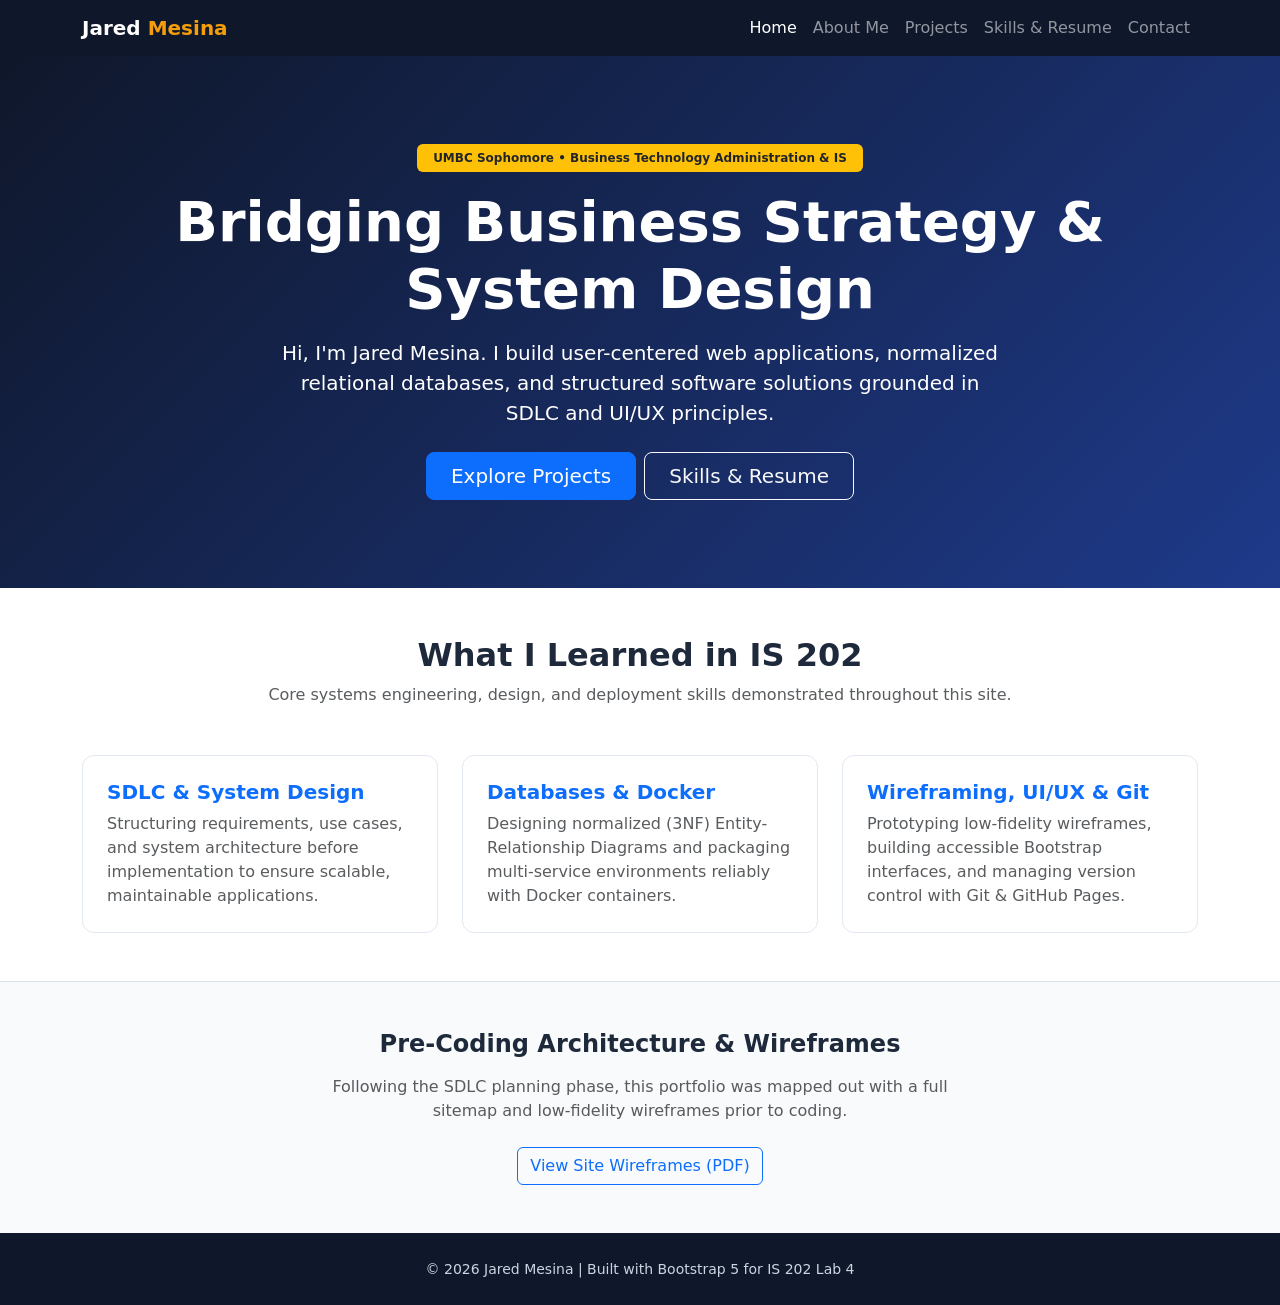
<file: index.html>
<!DOCTYPE html>
<html lang="en">
<head>
  <meta charset="UTF-8">
  <meta name="viewport" content="width=device-width, initial-scale=1.0">
  <title>Jared Mesina | IS 202 Portfolio</title>
  <link href="https://cdn.jsdelivr.net/npm/bootstrap@5.3.3/dist/css/bootstrap.min.css" rel="stylesheet">
  <link rel="stylesheet" href="css/style.css">
</head>
<body>
  <nav class="navbar navbar-expand-lg navbar-dark sticky-top" aria-label="Main Navigation">
    <div class="container">
      <a class="navbar-brand fw-bold" href="index.html">Jared <span>Mesina</span></a>
      <button class="navbar-toggler" type="button" data-bs-toggle="collapse" data-bs-target="#mainNav" aria-controls="mainNav" aria-expanded="false" aria-label="Toggle navigation">
        <span class="navbar-toggler-icon"></span>
      </button>
      <div class="collapse navbar-collapse" id="mainNav">
        <ul class="navbar-nav ms-auto">
          <li class="nav-item"><a class="nav-link active" aria-current="page" href="index.html">Home</a></li>
          <li class="nav-item"><a class="nav-link" href="about.html">About Me</a></li>
          <li class="nav-item"><a class="nav-link" href="projects.html">Projects</a></li>
          <li class="nav-item"><a class="nav-link" href="skills.html">Skills & Resume</a></li>
          <li class="nav-item"><a class="nav-link" href="contact.html">Contact</a></li>
        </ul>
      </div>
    </div>
  </nav>

  <main>
    <!-- Hero Section -->
    <header class="hero-banner text-center">
      <div class="container">
        <span class="badge bg-warning text-dark fw-semibold mb-3 px-3 py-2">UMBC Sophomore • Business Technology Administration & IS</span>
        <h1 class="display-4 fw-bold mb-3">Bridging Business Strategy & System Design</h1>
        <p class="lead mb-4 mx-auto" style="max-width: 720px;">
          Hi, I'm Jared Mesina. I build user-centered web applications, normalized relational databases, and structured software solutions grounded in SDLC and UI/UX principles.
        </p>
        <div class="d-grid gap-2 d-sm-flex justify-content-sm-center">
          <a href="projects.html" class="btn btn-primary btn-lg px-4">Explore Projects</a>
          <a href="skills.html" class="btn btn-outline-light btn-lg px-4">Skills & Resume</a>
        </div>
      </div>
    </header>

    <!-- IS 202 Core Learning Outcomes -->
    <section class="py-5">
      <div class="container">
        <div class="text-center mb-5">
          <h2 class="fw-bold">What I Learned in IS 202</h2>
          <p class="text-muted">Core systems engineering, design, and deployment skills demonstrated throughout this site.</p>
        </div>
        <div class="row g-4">
          <div class="col-md-4">
            <div class="card h-100 p-4">
              <h3 class="h5 fw-bold text-primary">SDLC & System Design</h3>
              <p class="text-muted mb-0">Structuring requirements, use cases, and system architecture before implementation to ensure scalable, maintainable applications.</p>
            </div>
          </div>
          <div class="col-md-4">
            <div class="card h-100 p-4">
              <h3 class="h5 fw-bold text-primary">Databases & Docker</h3>
              <p class="text-muted mb-0">Designing normalized (3NF) Entity-Relationship Diagrams and packaging multi-service environments reliably with Docker containers.</p>
            </div>
          </div>
          <div class="col-md-4">
            <div class="card h-100 p-4">
              <h3 class="h5 fw-bold text-primary">Wireframing, UI/UX & Git</h3>
              <p class="text-muted mb-0">Prototyping low-fidelity wireframes, building accessible Bootstrap interfaces, and managing version control with Git & GitHub Pages.</p>
            </div>
          </div>
        </div>
      </div>
    </section>

    <!-- Quick Callout -->
    <section class="section-muted py-5 border-top">
      <div class="container text-center">
        <h2 class="h4 fw-bold mb-3">Pre-Coding Architecture & Wireframes</h2>
        <p class="text-muted mb-4 mx-auto" style="max-width: 620px;">
          Following the SDLC planning phase, this portfolio was mapped out with a full sitemap and low-fidelity wireframes prior to coding.
        </p>
        <a href="assets/wireframes.pdf" target="_blank" class="btn btn-outline-primary">View Site Wireframes (PDF)</a>
      </div>
    </section>
  </main>

  <footer class="py-4 mt-auto text-center">
    <div class="container">
      <small>&copy; 2026 Jared Mesina | Built with Bootstrap 5 for IS 202 Lab 4</small>
    </div>
  </footer>
  <script src="https://cdn.jsdelivr.net/npm/bootstrap@5.3.3/dist/js/bootstrap.bundle.min.js"></script>
</body>
</html>
</file>
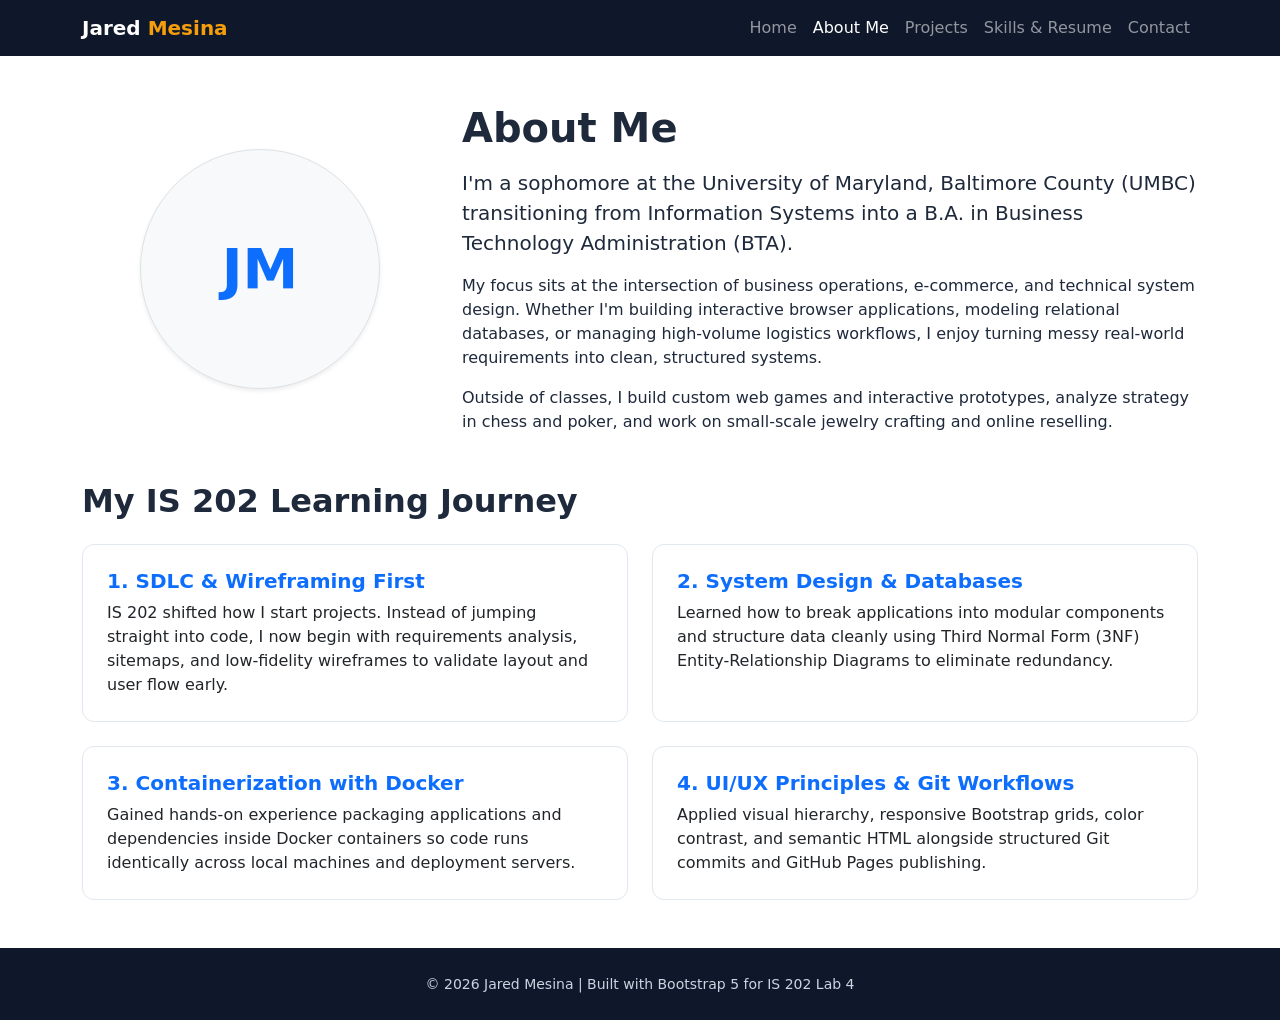
<file: about.html>
<!DOCTYPE html>
<html lang="en">
<head>
  <meta charset="UTF-8">
  <meta name="viewport" content="width=device-width, initial-scale=1.0">
  <title>About Me | Jared Mesina</title>
  <link href="https://cdn.jsdelivr.net/npm/bootstrap@5.3.3/dist/css/bootstrap.min.css" rel="stylesheet">
  <link rel="stylesheet" href="css/style.css">
</head>
<body>
  <nav class="navbar navbar-expand-lg navbar-dark sticky-top" aria-label="Main Navigation">
    <div class="container">
      <a class="navbar-brand fw-bold" href="index.html">Jared <span>Mesina</span></a>
      <button class="navbar-toggler" type="button" data-bs-toggle="collapse" data-bs-target="#mainNav" aria-controls="mainNav" aria-expanded="false" aria-label="Toggle navigation">
        <span class="navbar-toggler-icon"></span>
      </button>
      <div class="collapse navbar-collapse" id="mainNav">
        <ul class="navbar-nav ms-auto">
          <li class="nav-item"><a class="nav-link" href="index.html">Home</a></li>
          <li class="nav-item"><a class="nav-link active" aria-current="page" href="about.html">About Me</a></li>
          <li class="nav-item"><a class="nav-link" href="projects.html">Projects</a></li>
          <li class="nav-item"><a class="nav-link" href="skills.html">Skills & Resume</a></li>
          <li class="nav-item"><a class="nav-link" href="contact.html">Contact</a></li>
        </ul>
      </div>
    </div>
  </nav>

  <main class="py-5">
    <div class="container">
      <!-- Bio Section -->
      <div class="row align-items-center mb-5">
        <div class="col-lg-4 text-center mb-4 mb-lg-0">
          <div class="bg-light border rounded-circle d-inline-flex align-items-center justify-content-center shadow-sm" style="width: 240px; height: 240px;">
            <span class="display-4 fw-bold text-primary">JM</span>
          </div>
        </div>
        <div class="col-lg-8">
          <h1 class="fw-bold mb-3">About Me</h1>
          <p class="lead">I'm a sophomore at the University of Maryland, Baltimore County (UMBC) transitioning from Information Systems into a B.A. in Business Technology Administration (BTA).</p>
          <p>
            My focus sits at the intersection of business operations, e-commerce, and technical system design. Whether I'm building interactive browser applications, modeling relational databases, or managing high-volume logistics workflows, I enjoy turning messy real-world requirements into clean, structured systems.
          </p>
          <p class="mb-0">
            Outside of classes, I build custom web games and interactive prototypes, analyze strategy in chess and poker, and work on small-scale jewelry crafting and online reselling.
          </p>
        </div>
      </div>

      <!-- IS 202 Growth Timeline -->
      <h2 class="fw-bold mb-4">My IS 202 Learning Journey</h2>
      <div class="row g-4">
        <div class="col-md-6">
          <div class="card h-100 p-4">
            <h3 class="h5 fw-bold text-primary">1. SDLC & Wireframing First</h3>
            <p class="mb-0">IS 202 shifted how I start projects. Instead of jumping straight into code, I now begin with requirements analysis, sitemaps, and low-fidelity wireframes to validate layout and user flow early.</p>
          </div>
        </div>
        <div class="col-md-6">
          <div class="card h-100 p-4">
            <h3 class="h5 fw-bold text-primary">2. System Design & Databases</h3>
            <p class="mb-0">Learned how to break applications into modular components and structure data cleanly using Third Normal Form (3NF) Entity-Relationship Diagrams to eliminate redundancy.</p>
          </div>
        </div>
        <div class="col-md-6">
          <div class="card h-100 p-4">
            <h3 class="h5 fw-bold text-primary">3. Containerization with Docker</h3>
            <p class="mb-0">Gained hands-on experience packaging applications and dependencies inside Docker containers so code runs identically across local machines and deployment servers.</p>
          </div>
        </div>
        <div class="col-md-6">
          <div class="card h-100 p-4">
            <h3 class="h5 fw-bold text-primary">4. UI/UX Principles & Git Workflows</h3>
            <p class="mb-0">Applied visual hierarchy, responsive Bootstrap grids, color contrast, and semantic HTML alongside structured Git commits and GitHub Pages publishing.</p>
          </div>
        </div>
      </div>
    </div>
  </main>

  <footer class="py-4 mt-auto text-center">
    <div class="container"><small>&copy; 2026 Jared Mesina | Built with Bootstrap 5 for IS 202 Lab 4</small></div>
  </footer>
  <script src="https://cdn.jsdelivr.net/npm/bootstrap@5.3.3/dist/js/bootstrap.bundle.min.js"></script>
</body>
</html>
</file>
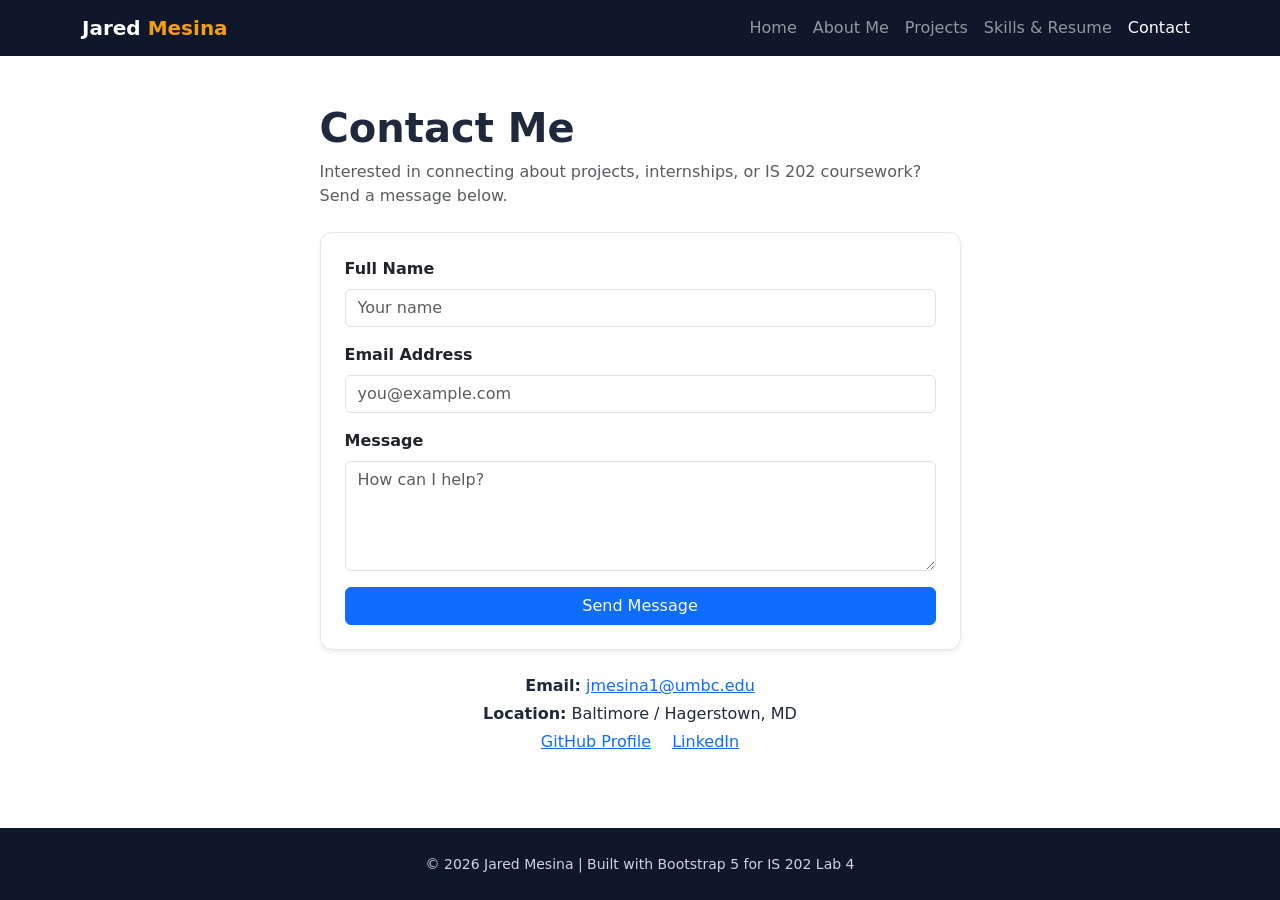
<file: contact.html>
<!DOCTYPE html>
<html lang="en">
<head>
  <meta charset="UTF-8">
  <meta name="viewport" content="width=device-width, initial-scale=1.0">
  <title>Contact | Jared Mesina</title>
  <link href="https://cdn.jsdelivr.net/npm/bootstrap@5.3.3/dist/css/bootstrap.min.css" rel="stylesheet">
  <link rel="stylesheet" href="css/style.css">
</head>
<body>
  <nav class="navbar navbar-expand-lg navbar-dark sticky-top" aria-label="Main Navigation">
    <div class="container">
      <a class="navbar-brand fw-bold" href="index.html">Jared <span>Mesina</span></a>
      <button class="navbar-toggler" type="button" data-bs-toggle="collapse" data-bs-target="#mainNav" aria-controls="mainNav" aria-expanded="false" aria-label="Toggle navigation">
        <span class="navbar-toggler-icon"></span>
      </button>
      <div class="collapse navbar-collapse" id="mainNav">
        <ul class="navbar-nav ms-auto">
          <li class="nav-item"><a class="nav-link" href="index.html">Home</a></li>
          <li class="nav-item"><a class="nav-link" href="about.html">About Me</a></li>
          <li class="nav-item"><a class="nav-link" href="projects.html">Projects</a></li>
          <li class="nav-item"><a class="nav-link" href="skills.html">Skills & Resume</a></li>
          <li class="nav-item"><a class="nav-link active" aria-current="page" href="contact.html">Contact</a></li>
        </ul>
      </div>
    </div>
  </nav>

  <main class="py-5">
    <div class="container">
      <div class="row justify-content-center">
        <div class="col-lg-7">
          <h1 class="fw-bold mb-2">Contact Me</h1>
          <p class="text-muted mb-4">Interested in connecting about projects, internships, or IS 202 coursework? Send a message below.</p>

          <div class="card p-4 shadow-sm">
            <form action="mailto:jmesina1@umbc.edu" method="post" enctype="text/plain">
              <div class="mb-3">
                <label for="senderName" class="form-label fw-semibold">Full Name</label>
                <input type="text" class="form-control" id="senderName" name="name" required placeholder="Your name">
              </div>
              <div class="mb-3">
                <label for="senderEmail" class="form-label fw-semibold">Email Address</label>
                <input type="email" class="form-control" id="senderEmail" name="email" required placeholder="you@example.com">
              </div>
              <div class="mb-3">
                <label for="senderMessage" class="form-label fw-semibold">Message</label>
                <textarea class="form-control" id="senderMessage" name="message" rows="4" required placeholder="How can I help?"></textarea>
              </div>
              <button type="submit" class="btn btn-primary w-100">Send Message</button>
            </form>
          </div>

          <div class="text-center mt-4">
            <p class="mb-1"><strong>Email:</strong> <a href="mailto:jmesina1@umbc.edu">jmesina1@umbc.edu</a></p>
            <p class="mb-1"><strong>Location:</strong> Baltimore / Hagerstown, MD</p>
            <p class="mb-0">
              <a href="https://github.com/jmesina128" target="_blank" rel="noopener" class="me-3">GitHub Profile</a>
              <a href="https://linkedin.com/in/yourusername" target="_blank" rel="noopener">LinkedIn</a>
            </p>
          </div>
        </div>
      </div>
    </div>
  </main>

  <footer class="py-4 mt-auto text-center">
    <div class="container"><small>&copy; 2026 Jared Mesina | Built with Bootstrap 5 for IS 202 Lab 4</small></div>
  </footer>
  <script src="https://cdn.jsdelivr.net/npm/bootstrap@5.3.3/dist/js/bootstrap.bundle.min.js"></script>
</body>
</html>
</file>
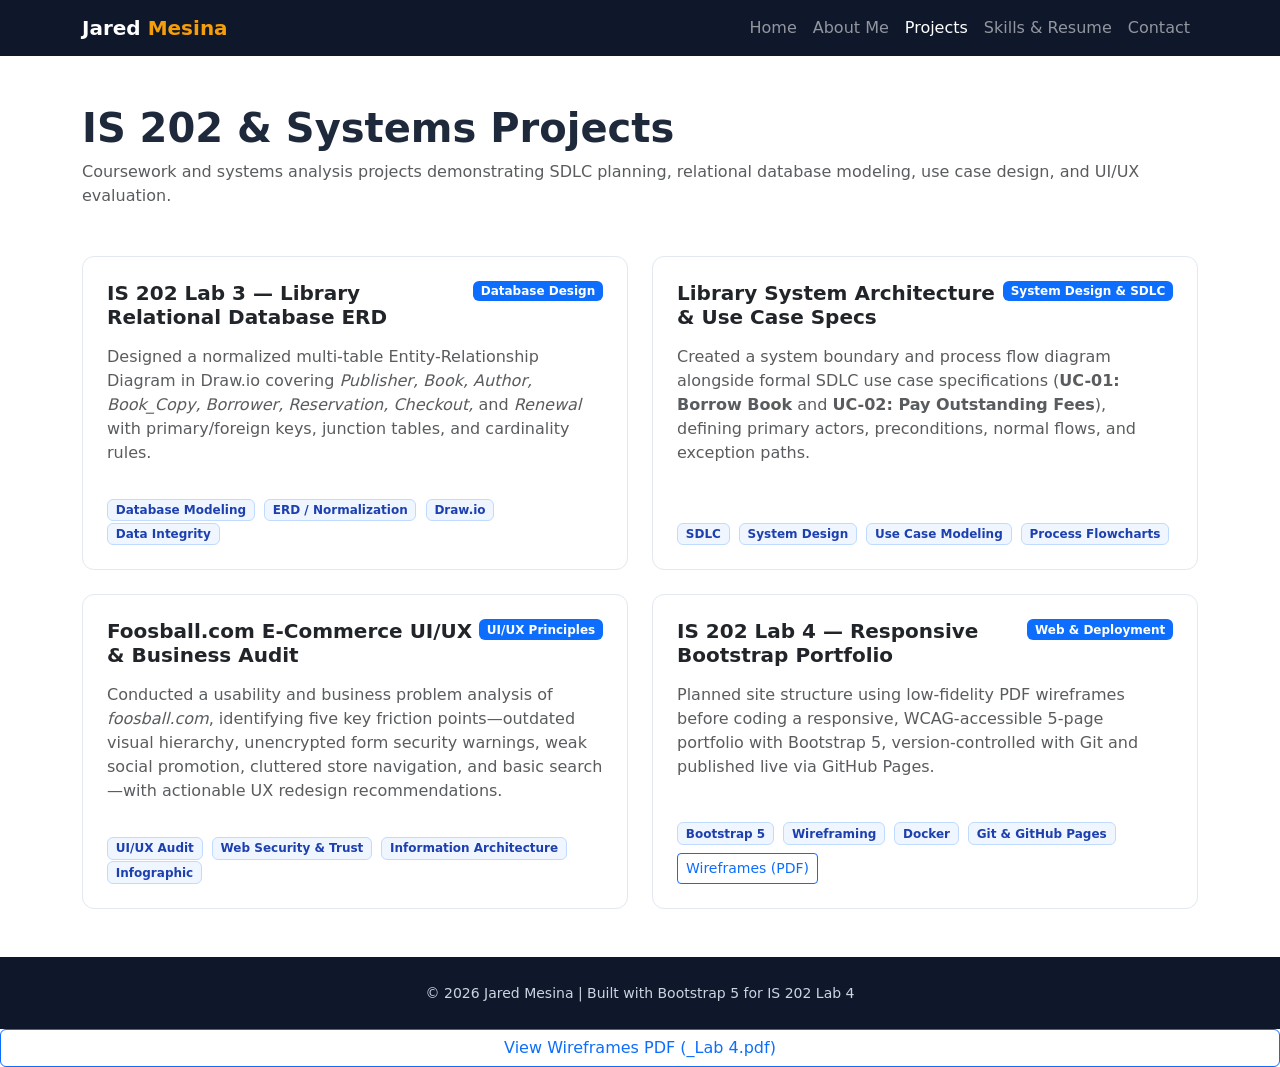
<file: projects.html>
<!DOCTYPE html>
<html lang="en">
<head>
  <meta charset="UTF-8">
  <meta name="viewport" content="width=device-width, initial-scale=1.0">
  <title>Projects | Jared Mesina</title>
  <link href="https://cdn.jsdelivr.net/npm/bootstrap@5.3.3/dist/css/bootstrap.min.css" rel="stylesheet">
  <link rel="stylesheet" href="css/style.css">
</head>
<body>
  <nav class="navbar navbar-expand-lg navbar-dark sticky-top" aria-label="Main Navigation">
    <div class="container">
      <a class="navbar-brand fw-bold" href="index.html">Jared <span>Mesina</span></a>
      <button class="navbar-toggler" type="button" data-bs-toggle="collapse" data-bs-target="#mainNav" aria-controls="mainNav" aria-expanded="false" aria-label="Toggle navigation">
        <span class="navbar-toggler-icon"></span>
      </button>
      <div class="collapse navbar-collapse" id="mainNav">
        <ul class="navbar-nav ms-auto">
          <li class="nav-item"><a class="nav-link" href="index.html">Home</a></li>
          <li class="nav-item"><a class="nav-link" href="about.html">About Me</a></li>
          <li class="nav-item"><a class="nav-link active" aria-current="page" href="projects.html">Projects</a></li>
          <li class="nav-item"><a class="nav-link" href="skills.html">Skills & Resume</a></li>
          <li class="nav-item"><a class="nav-link" href="contact.html">Contact</a></li>
        </ul>
      </div>
    </div>
  </nav>

  <main class="py-5">
    <div class="container">
      <h1 class="fw-bold mb-2">IS 202 & Systems Projects</h1>
      <p class="text-muted mb-5">Coursework and systems analysis projects demonstrating SDLC planning, relational database modeling, use case design, and UI/UX evaluation.</p>

      <div class="row g-4">
        <!-- Project 1: Lab 3 ERD -->
        <div class="col-md-6">
          <div class="card h-100 p-4">
            <div class="d-flex justify-content-between align-items-start mb-2">
              <h2 class="h5 fw-bold mb-0">IS 202 Lab 3 — Library Relational Database ERD</h2>
              <span class="badge bg-primary">Database Design</span>
            </div>
            <p class="text-muted mt-2">
              Designed a normalized multi-table Entity-Relationship Diagram in Draw.io covering <em>Publisher, Book, Author, Book_Copy, Borrower, Reservation, Checkout,</em> and <em>Renewal</em> with primary/foreign keys, junction tables, and cardinality rules.
            </p>
            <div class="mt-auto pt-3">
              <span class="badge badge-tech me-1">Database Modeling</span>
              <span class="badge badge-tech me-1">ERD / Normalization</span>
              <span class="badge badge-tech me-1">Draw.io</span>
              <span class="badge badge-tech">Data Integrity</span>
            </div>
          </div>
        </div>

        <!-- Project 2: Library System Flowchart & Use Cases -->
        <div class="col-md-6">
          <div class="card h-100 p-4">
            <div class="d-flex justify-content-between align-items-start mb-2">
              <h2 class="h5 fw-bold mb-0">Library System Architecture & Use Case Specs</h2>
              <span class="badge bg-primary">System Design & SDLC</span>
            </div>
            <p class="text-muted mt-2">
              Created a system boundary and process flow diagram alongside formal SDLC use case specifications (<strong>UC-01: Borrow Book</strong> and <strong>UC-02: Pay Outstanding Fees</strong>), defining primary actors, preconditions, normal flows, and exception paths.
            </p>
            <div class="mt-auto pt-3">
              <span class="badge badge-tech me-1">SDLC</span>
              <span class="badge badge-tech me-1">System Design</span>
              <span class="badge badge-tech me-1">Use Case Modeling</span>
              <span class="badge badge-tech">Process Flowcharts</span>
            </div>
          </div>
        </div>

        <!-- Project 3: Foosball.com Business & UI/UX Audit -->
        <div class="col-md-6">
          <div class="card h-100 p-4">
            <div class="d-flex justify-content-between align-items-start mb-2">
              <h2 class="h5 fw-bold mb-0">Foosball.com E-Commerce UI/UX & Business Audit</h2>
              <span class="badge bg-primary">UI/UX Principles</span>
            </div>
            <p class="text-muted mt-2">
              Conducted a usability and business problem analysis of <em>foosball.com</em>, identifying five key friction points—outdated visual hierarchy, unencrypted form security warnings, weak social promotion, cluttered store navigation, and basic search—with actionable UX redesign recommendations.
            </p>
            <div class="mt-auto pt-3">
              <span class="badge badge-tech me-1">UI/UX Audit</span>
              <span class="badge badge-tech me-1">Web Security & Trust</span>
              <span class="badge badge-tech me-1">Information Architecture</span>
              <span class="badge badge-tech">Infographic</span>
            </div>
          </div>
        </div>

        <!-- Project 4: IS 202 Lab 4 Portfolio -->
        <div class="col-md-6">
          <div class="card h-100 p-4">
            <div class="d-flex justify-content-between align-items-start mb-2">
              <h2 class="h5 fw-bold mb-0">IS 202 Lab 4 — Responsive Bootstrap Portfolio</h2>
              <span class="badge bg-primary">Web & Deployment</span>
            </div>
            <p class="text-muted mt-2">
              Planned site structure using low-fidelity PDF wireframes before coding a responsive, WCAG-accessible 5-page portfolio with Bootstrap 5, version-controlled with Git and published live via GitHub Pages.
            </p>
            <div class="mt-auto pt-3 d-flex flex-wrap justify-content-between align-items-center gap-2">
              <div>
                <span class="badge badge-tech me-1">Bootstrap 5</span>
                <span class="badge badge-tech me-1">Wireframing</span>
                <span class="badge badge-tech me-1">Docker</span>
                <span class="badge badge-tech">Git & GitHub Pages</span>
              </div>
              <a href="wireframes.pdf" target="_blank" class="btn btn-outline-primary btn-sm">Wireframes (PDF)</a>
            </div>
          </div>
        </div>
      </div>
    </div>
  </main>

  <footer class="py-4 mt-auto text-center">
    <div class="container"><small>&copy; 2026 Jared Mesina | Built with Bootstrap 5 for IS 202 Lab 4</small></div>
  </footer>
  <script src="https://cdn.jsdelivr.net/npm/bootstrap@5.3.3/dist/js/bootstrap.bundle.min.js"></script>
</body>
</html>
<a href="_Lab%204.pdf" target="_blank" rel="noopener" class="btn btn-outline-primary">
  View Wireframes PDF (_Lab 4.pdf)
</a>
</file>
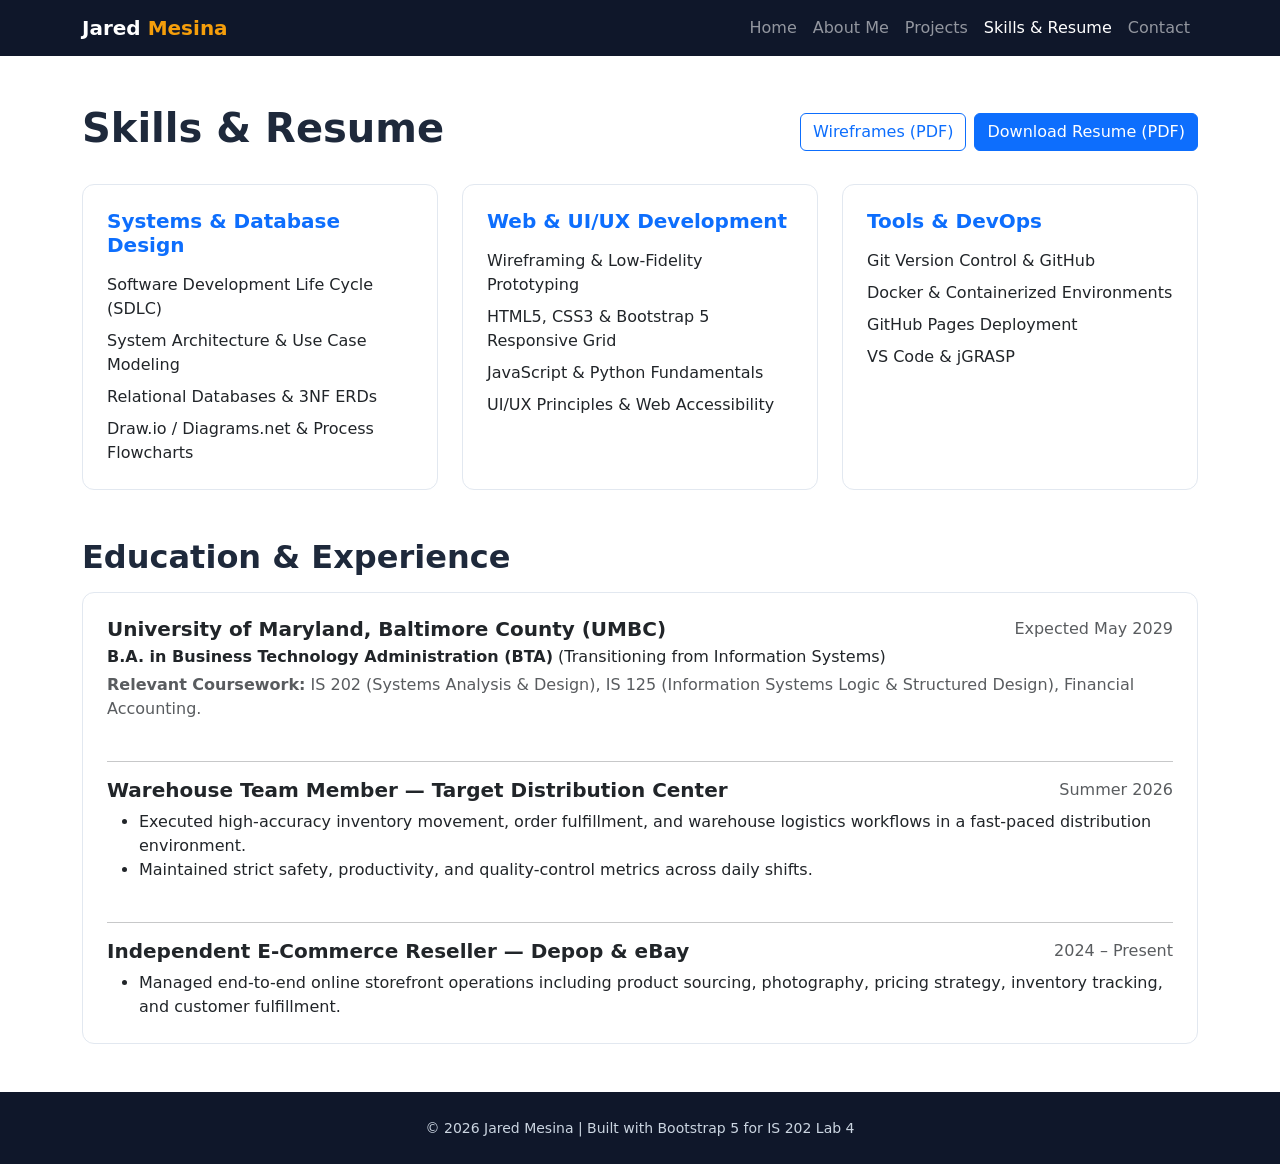
<file: skills.html>
<!DOCTYPE html>
<html lang="en">
<head>
  <meta charset="UTF-8">
  <meta name="viewport" content="width=device-width, initial-scale=1.0">
  <title>Skills & Resume | Jared Mesina</title>
  <link href="https://cdn.jsdelivr.net/npm/bootstrap@5.3.3/dist/css/bootstrap.min.css" rel="stylesheet">
  <link rel="stylesheet" href="css/style.css">
</head>
<body>
  <nav class="navbar navbar-expand-lg navbar-dark sticky-top" aria-label="Main Navigation">
    <div class="container">
      <a class="navbar-brand fw-bold" href="index.html">Jared <span>Mesina</span></a>
      <button class="navbar-toggler" type="button" data-bs-toggle="collapse" data-bs-target="#mainNav" aria-controls="mainNav" aria-expanded="false" aria-label="Toggle navigation">
        <span class="navbar-toggler-icon"></span>
      </button>
      <div class="collapse navbar-collapse" id="mainNav">
        <ul class="navbar-nav ms-auto">
          <li class="nav-item"><a class="nav-link" href="index.html">Home</a></li>
          <li class="nav-item"><a class="nav-link" href="about.html">About Me</a></li>
          <li class="nav-item"><a class="nav-link" href="projects.html">Projects</a></li>
          <li class="nav-item"><a class="nav-link active" aria-current="page" href="skills.html">Skills & Resume</a></li>
          <li class="nav-item"><a class="nav-link" href="contact.html">Contact</a></li>
        </ul>
      </div>
    </div>
  </nav>

  <main class="py-5">
    <div class="container">
      <div class="d-flex flex-wrap justify-content-between align-items-center mb-4">
        <h1 class="fw-bold mb-2">Skills & Resume</h1>
        <div class="d-flex gap-2">
          <a href="assets/wireframes.pdf" target="_blank" class="btn btn-outline-primary">Wireframes (PDF)</a>
          <a href="assets/resume.pdf" download class="btn btn-primary">Download Resume (PDF)</a>
        </div>
      </div>

      <!-- IS 202 & Technical Skills -->
      <div class="row g-4 mb-5">
        <div class="col-md-4">
          <div class="card h-100 p-4">
            <h2 class="h5 fw-bold text-primary">Systems & Database Design</h2>
            <ul class="list-unstyled mt-2 mb-0">
              <li class="mb-2">Software Development Life Cycle (SDLC)</li>
              <li class="mb-2">System Architecture & Use Case Modeling</li>
              <li class="mb-2">Relational Databases & 3NF ERDs</li>
              <li>Draw.io / Diagrams.net & Process Flowcharts</li>
            </ul>
          </div>
        </div>
        <div class="col-md-4">
          <div class="card h-100 p-4">
            <h2 class="h5 fw-bold text-primary">Web & UI/UX Development</h2>
            <ul class="list-unstyled mt-2 mb-0">
              <li class="mb-2">Wireframing & Low-Fidelity Prototyping</li>
              <li class="mb-2">HTML5, CSS3 & Bootstrap 5 Responsive Grid</li>
              <li class="mb-2">JavaScript & Python Fundamentals</li>
              <li>UI/UX Principles & Web Accessibility</li>
            </ul>
          </div>
        </div>
        <div class="col-md-4">
          <div class="card h-100 p-4">
            <h2 class="h5 fw-bold text-primary">Tools & DevOps</h2>
            <ul class="list-unstyled mt-2 mb-0">
              <li class="mb-2">Git Version Control & GitHub</li>
              <li class="mb-2">Docker & Containerized Environments</li>
              <li class="mb-2">GitHub Pages Deployment</li>
              <li>VS Code & jGRASP</li>
            </ul>
          </div>
        </div>
      </div>

      <!-- Resume Overview -->
      <h2 class="fw-bold mb-3">Education & Experience</h2>
      <div class="card p-4">
        <div class="mb-4">
          <div class="d-flex flex-wrap justify-content-between">
            <h3 class="h5 fw-bold mb-1">University of Maryland, Baltimore County (UMBC)</h3>
            <span class="text-muted">Expected May 2029</span>
          </div>
          <p class="mb-1"><strong>B.A. in Business Technology Administration (BTA)</strong> (Transitioning from Information Systems)</p>
          <p class="text-muted mb-0"><strong>Relevant Coursework:</strong> IS 202 (Systems Analysis & Design), IS 125 (Information Systems Logic & Structured Design), Financial Accounting.</p>
        </div>

        <hr>

        <div class="mb-4">
          <div class="d-flex flex-wrap justify-content-between">
            <h3 class="h5 fw-bold mb-1">Warehouse Team Member — Target Distribution Center</h3>
            <span class="text-muted">Summer 2026</span>
          </div>
          <ul class="mb-0 mt-1">
            <li>Executed high-accuracy inventory movement, order fulfillment, and warehouse logistics workflows in a fast-paced distribution environment.</li>
            <li>Maintained strict safety, productivity, and quality-control metrics across daily shifts.</li>
          </ul>
        </div>

        <hr>

        <div>
          <div class="d-flex flex-wrap justify-content-between">
            <h3 class="h5 fw-bold mb-1">Independent E-Commerce Reseller — Depop & eBay</h3>
            <span class="text-muted">2024 – Present</span>
          </div>
          <ul class="mb-0 mt-1">
            <li>Managed end-to-end online storefront operations including product sourcing, photography, pricing strategy, inventory tracking, and customer fulfillment.</li>
          </ul>
        </div>
      </div>
    </div>
  </main>

  <footer class="py-4 mt-auto text-center">
    <div class="container"><small>&copy; 2026 Jared Mesina | Built with Bootstrap 5 for IS 202 Lab 4</small></div>
  </footer>
  <script src="https://cdn.jsdelivr.net/npm/bootstrap@5.3.3/dist/js/bootstrap.bundle.min.js"></script>
</body>
</html>
</file>
<file: css/style.css>
:root {
  --brand-dark: #0f172a;
  --brand-primary: #1d4ed8;
  --brand-accent: #f59e0b;
  --surface-light: #f8fafc;
  --text-main: #1e293b;
}

body {
  font-family: 'Segoe UI', system-ui, -apple-system, sans-serif;
  color: var(--text-main);
  background-color: #ffffff;
  display: flex;
  flex-direction: column;
  min-height: 100vh;
}

main {
  flex: 1;
}

.navbar {
  background-color: var(--brand-dark) !important;
}

.navbar-brand span {
  color: var(--brand-accent);
}

.hero-banner {
  background: linear-gradient(135deg, var(--brand-dark) 0%, #1e3a8a 100%);
  color: #ffffff;
  padding: 5.5rem 0;
}

.card {
  border: 1px solid #e2e8f0;
  border-radius: 0.75rem;
  transition: transform 0.2s ease, box-shadow 0.2s ease;
}

.card:hover {
  transform: translateY(-4px);
  box-shadow: 0 12px 24px rgba(15, 23, 42, 0.08);
}

.badge-tech {
  background-color: #eff6ff;
  color: #1e40af;
  border: 1px solid #bfdbfe;
  font-weight: 600;
}

.section-muted {
  background-color: var(--surface-light);
}

footer {
  background-color: var(--brand-dark);
  color: #cbd5e1;
}

/* Keyboard focus visibility for accessibility */
a:focus-visible,
button:focus-visible,
input:focus-visible,
textarea:focus-visible {
  outline: 3px solid var(--brand-accent);
  outline-offset: 2px;
}
</file>
